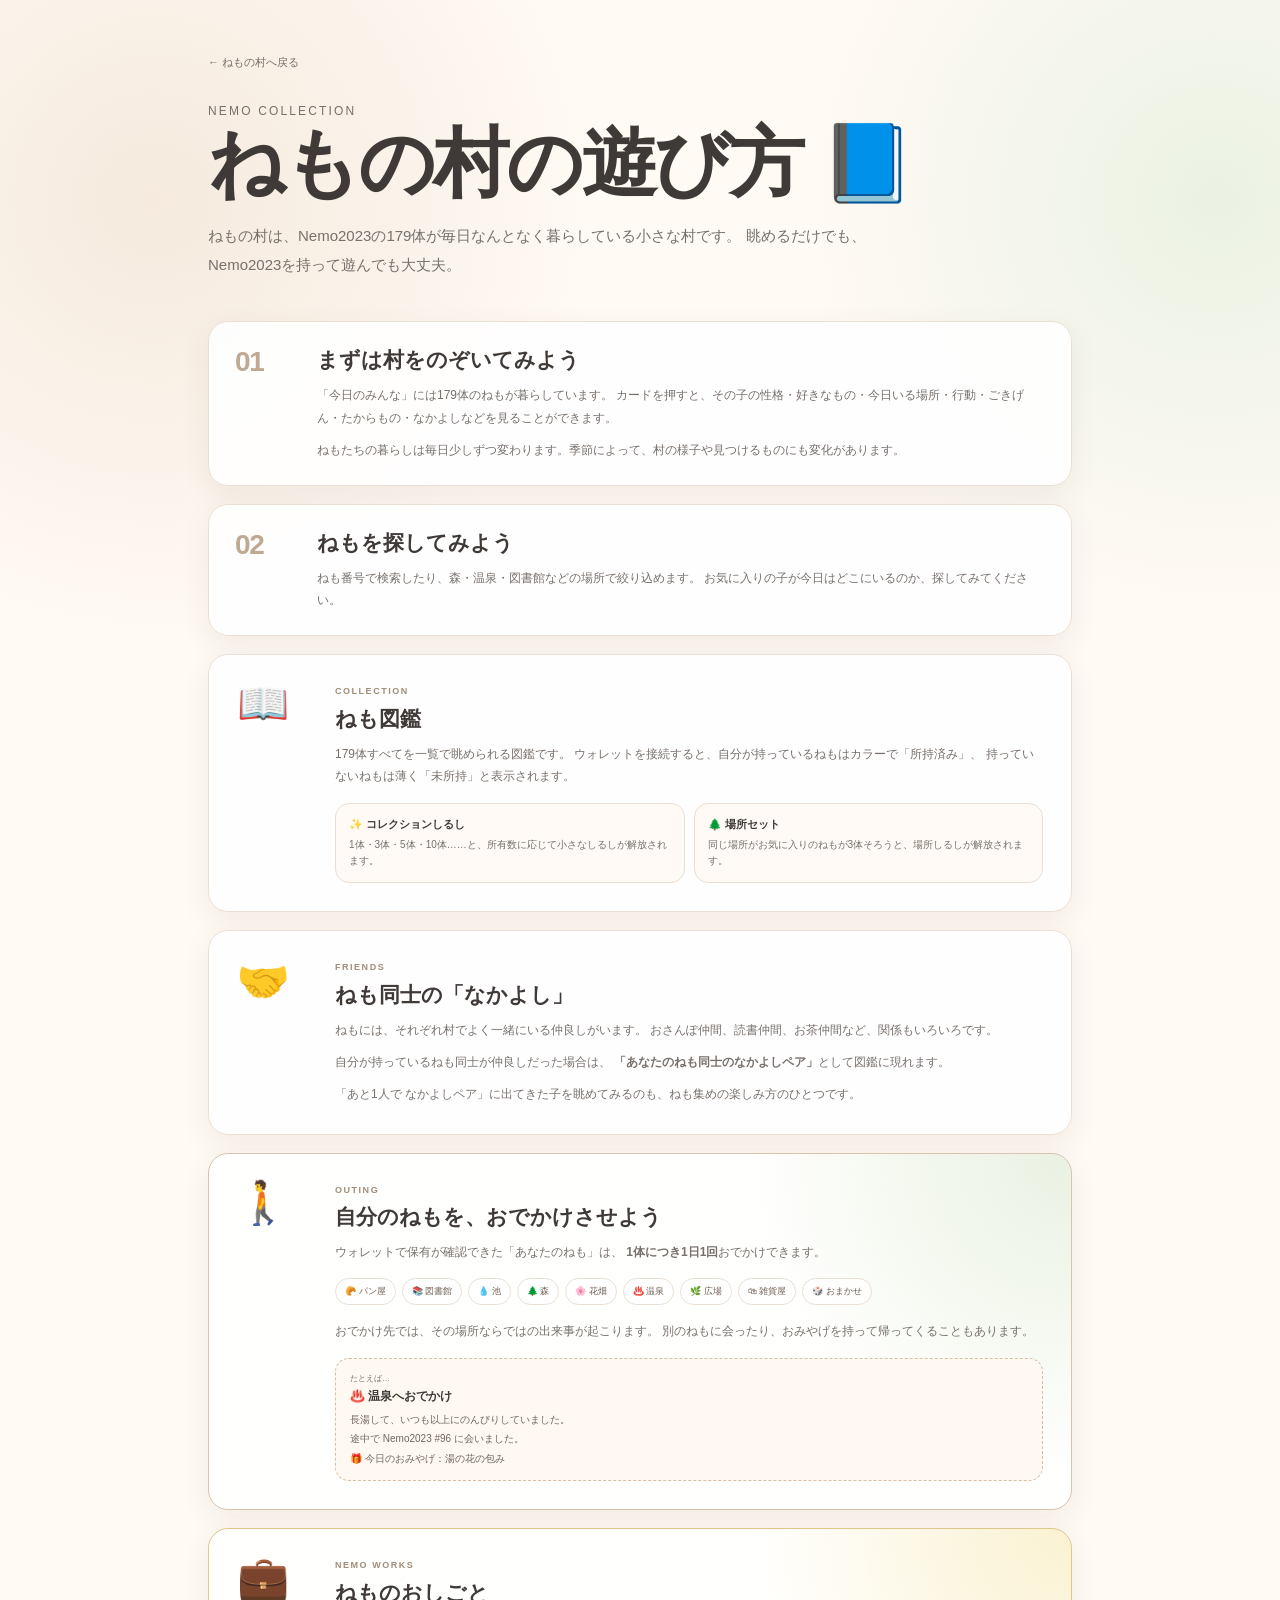
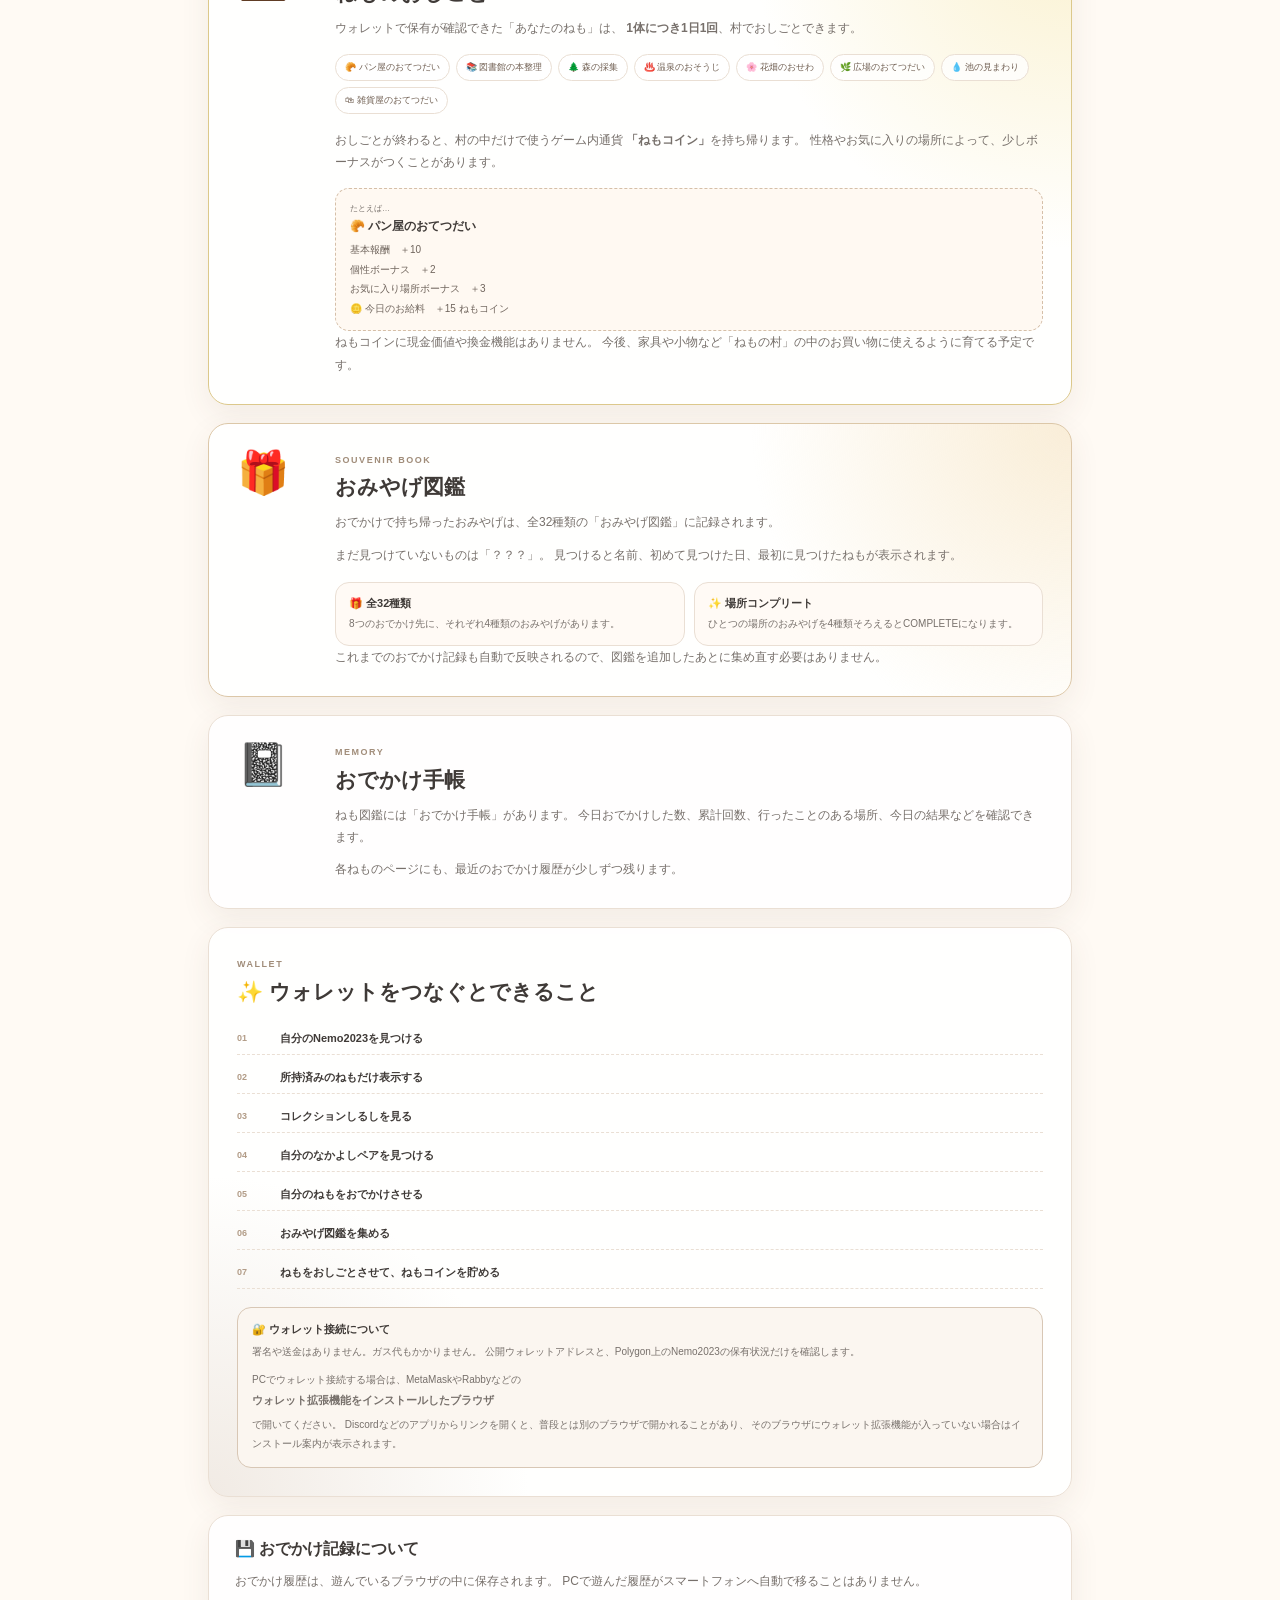
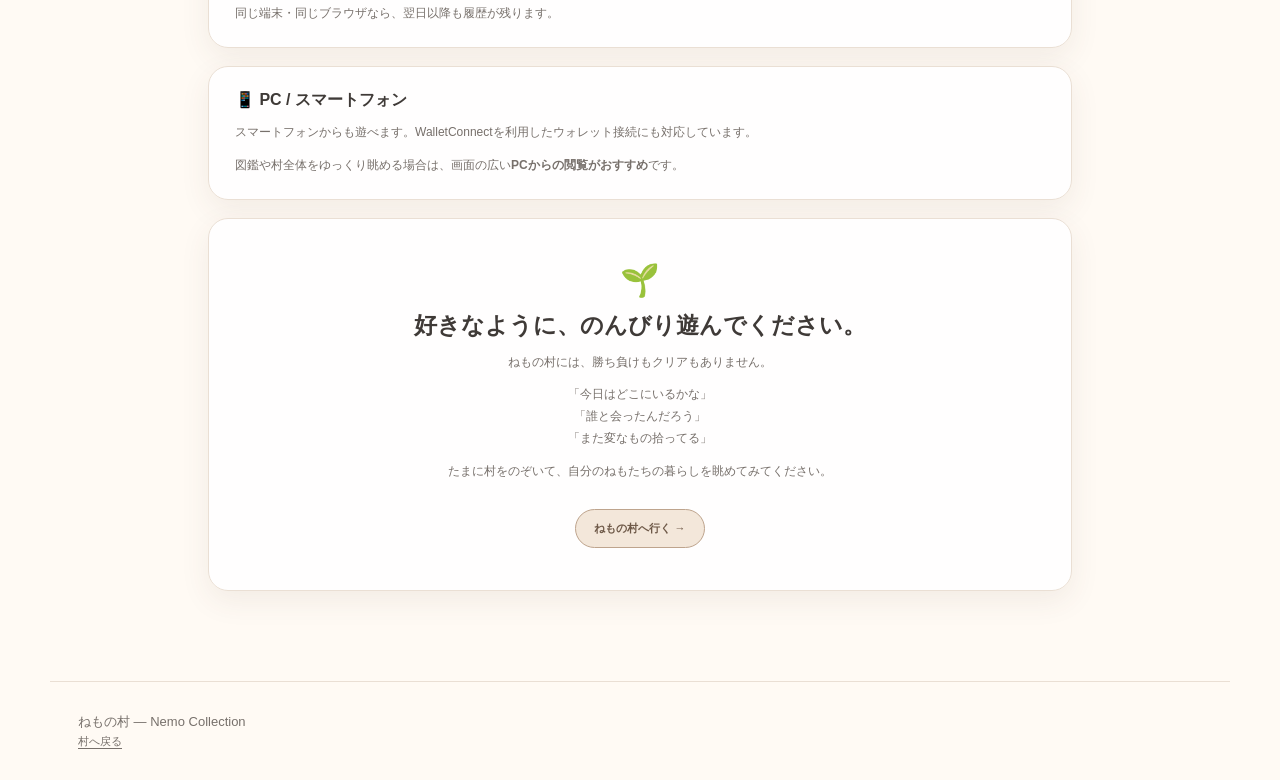
<file: play.html>
<!doctype html>
<html lang="ja">
<head>
  <meta charset="utf-8" />
  <meta name="viewport" content="width=device-width, initial-scale=1" />

  <title>ねもの村の遊び方｜Nemo Collection（ねもコレ）</title>
  <meta name="description" content="Nemo Collection（ねもコレ）のWebサイト「ねもの村」の遊び方。ねも図鑑、ウォレット接続、なかよし、おでかけ、おみやげ図鑑、ねものおしごとなどの楽しみ方を紹介します。">
  <meta name="robots" content="index, follow">
  <link rel="canonical" href="https://haine-cpu7.github.io/nemo-village/play.html">
  <link rel="stylesheet" href="style.css" />
</head>
<body class="guide-page">

  <header class="guide-hero">
    <a class="guide-back" href="./">← ねもの村へ戻る</a>
    <p class="eyebrow">Nemo Collection</p>
    <h1>ねもの村の<br class="mobile-break">遊び方 📘</h1>
    <p class="guide-lead">
      ねもの村は、Nemo2023の179体が毎日なんとなく暮らしている小さな村です。
      眺めるだけでも、Nemo2023を持って遊んでも大丈夫。
    </p>
  </header>

  <main class="guide-main">

    <section class="guide-start">
      <span class="guide-number">01</span>
      <div>
        <h2>まずは村をのぞいてみよう</h2>
        <p>
          「今日のみんな」には179体のねもが暮らしています。
          カードを押すと、その子の性格・好きなもの・今日いる場所・行動・ごきげん・たからもの・なかよしなどを見ることができます。
        </p>
        <p>
          ねもたちの暮らしは毎日少しずつ変わります。季節によって、村の様子や見つけるものにも変化があります。
        </p>
      </div>
    </section>

    <section class="guide-start">
      <span class="guide-number">02</span>
      <div>
        <h2>ねもを探してみよう</h2>
        <p>
          ねも番号で検索したり、森・温泉・図書館などの場所で絞り込めます。
          お気に入りの子が今日はどこにいるのか、探してみてください。
        </p>
      </div>
    </section>

    <section class="guide-feature">
      <div class="guide-icon">📖</div>
      <div>
        <p class="guide-kicker">COLLECTION</p>
        <h2>ねも図鑑</h2>
        <p>
          179体すべてを一覧で眺められる図鑑です。
          ウォレットを接続すると、自分が持っているねもはカラーで「所持済み」、
          持っていないねもは薄く「未所持」と表示されます。
        </p>

        <div class="guide-mini-grid">
          <div class="guide-mini-card">
            <strong>✨ コレクションしるし</strong>
            <span>1体・3体・5体・10体……と、所有数に応じて小さなしるしが解放されます。</span>
          </div>
          <div class="guide-mini-card">
            <strong>🌲 場所セット</strong>
            <span>同じ場所がお気に入りのねもが3体そろうと、場所しるしが解放されます。</span>
          </div>
        </div>
      </div>
    </section>

    <section class="guide-feature">
      <div class="guide-icon">🤝</div>
      <div>
        <p class="guide-kicker">FRIENDS</p>
        <h2>ねも同士の「なかよし」</h2>
        <p>
          ねもには、それぞれ村でよく一緒にいる仲良しがいます。
          おさんぽ仲間、読書仲間、お茶仲間など、関係もいろいろです。
        </p>
        <p>
          自分が持っているねも同士が仲良しだった場合は、
          <strong>「あなたのねも同士のなかよしペア」</strong>として図鑑に現れます。
        </p>
        <p>
          「あと1人で なかよしペア」に出てきた子を眺めてみるのも、ねも集めの楽しみ方のひとつです。
        </p>
      </div>
    </section>

    <section class="guide-feature guide-outing-feature">
      <div class="guide-icon">🚶</div>
      <div>
        <p class="guide-kicker">OUTING</p>
        <h2>自分のねもを、おでかけさせよう</h2>
        <p>
          ウォレットで保有が確認できた「あなたのねも」は、
          <strong>1体につき1日1回</strong>おでかけできます。
        </p>

        <div class="guide-places">
          <span>🥐 パン屋</span>
          <span>📚 図書館</span>
          <span>💧 池</span>
          <span>🌲 森</span>
          <span>🌸 花畑</span>
          <span>♨️ 温泉</span>
          <span>🌿 広場</span>
          <span>🛍 雑貨屋</span>
          <span>🎲 おまかせ</span>
        </div>

        <p>
          おでかけ先では、その場所ならではの出来事が起こります。
          別のねもに会ったり、おみやげを持って帰ってくることもあります。
        </p>

        <div class="guide-example">
          <small>たとえば…</small>
          <strong>♨️ 温泉へおでかけ</strong>
          <span>長湯して、いつも以上にのんびりしていました。</span>
          <span>途中で Nemo2023 #96 に会いました。</span>
          <span>🎁 今日のおみやげ：湯の花の包み</span>
        </div>
      </div>
    </section>

    <section class="guide-feature guide-job-feature">
      <div class="guide-icon">💼</div>
      <div>
        <p class="guide-kicker">NEMO WORKS</p>
        <h2>ねものおしごと</h2>
        <p>
          ウォレットで保有が確認できた「あなたのねも」は、
          <strong>1体につき1日1回</strong>、村でおしごとできます。
        </p>

        <div class="guide-places">
          <span>🥐 パン屋のおてつだい</span>
          <span>📚 図書館の本整理</span>
          <span>🌲 森の採集</span>
          <span>♨️ 温泉のおそうじ</span>
          <span>🌸 花畑のおせわ</span>
          <span>🌿 広場のおてつだい</span>
          <span>💧 池の見まわり</span>
          <span>🛍 雑貨屋のおてつだい</span>
        </div>

        <p>
          おしごとが終わると、村の中だけで使うゲーム内通貨
          <strong>「ねもコイン」</strong>を持ち帰ります。
          性格やお気に入りの場所によって、少しボーナスがつくことがあります。
        </p>

        <div class="guide-example">
          <small>たとえば…</small>
          <strong>🥐 パン屋のおてつだい</strong>
          <span>基本報酬　＋10</span>
          <span>個性ボーナス　＋2</span>
          <span>お気に入り場所ボーナス　＋3</span>
          <span>🪙 今日のお給料　＋15 ねもコイン</span>
        </div>

        <p>
          ねもコインに現金価値や換金機能はありません。
          今後、家具や小物など「ねもの村」の中のお買い物に使えるように育てる予定です。
        </p>
      </div>
    </section>

    <section class="guide-feature guide-souvenir-feature">
      <div class="guide-icon">🎁</div>
      <div>
        <p class="guide-kicker">SOUVENIR BOOK</p>
        <h2>おみやげ図鑑</h2>
        <p>
          おでかけで持ち帰ったおみやげは、全32種類の「おみやげ図鑑」に記録されます。
        </p>
        <p>
          まだ見つけていないものは「？？？」。
          見つけると名前、初めて見つけた日、最初に見つけたねもが表示されます。
        </p>
        <div class="guide-mini-grid">
          <div class="guide-mini-card">
            <strong>🎁 全32種類</strong>
            <span>8つのおでかけ先に、それぞれ4種類のおみやげがあります。</span>
          </div>
          <div class="guide-mini-card">
            <strong>✨ 場所コンプリート</strong>
            <span>ひとつの場所のおみやげを4種類そろえるとCOMPLETEになります。</span>
          </div>
        </div>
        <p>
          これまでのおでかけ記録も自動で反映されるので、図鑑を追加したあとに集め直す必要はありません。
        </p>
      </div>
    </section>

    <section class="guide-feature">
      <div class="guide-icon">📓</div>
      <div>
        <p class="guide-kicker">MEMORY</p>
        <h2>おでかけ手帳</h2>
        <p>
          ねも図鑑には「おでかけ手帳」があります。
          今日おでかけした数、累計回数、行ったことのある場所、今日の結果などを確認できます。
        </p>
        <p>
          各ねものページにも、最近のおでかけ履歴が少しずつ残ります。
        </p>
      </div>
    </section>

    <section class="guide-wallet">
      <div>
        <p class="guide-kicker">WALLET</p>
        <h2>✨ ウォレットをつなぐとできること</h2>
      </div>

      <div class="guide-wallet-list">
        <div><span>01</span><strong>自分のNemo2023を見つける</strong></div>
        <div><span>02</span><strong>所持済みのねもだけ表示する</strong></div>
        <div><span>03</span><strong>コレクションしるしを見る</strong></div>
        <div><span>04</span><strong>自分のなかよしペアを見つける</strong></div>
        <div><span>05</span><strong>自分のねもをおでかけさせる</strong></div>
        <div><span>06</span><strong>おみやげ図鑑を集める</strong></div>
        <div><span>07</span><strong>ねもをおしごとさせて、ねもコインを貯める</strong></div>
      </div>

      <div class="guide-safe">
        <strong>🔐 ウォレット接続について</strong>
        <p>
          署名や送金はありません。ガス代もかかりません。
          公開ウォレットアドレスと、Polygon上のNemo2023の保有状況だけを確認します。
        </p>
        <p>
          PCでウォレット接続する場合は、MetaMaskやRabbyなどの
          <strong>ウォレット拡張機能をインストールしたブラウザ</strong>で開いてください。
          Discordなどのアプリからリンクを開くと、普段とは別のブラウザで開かれることがあり、
          そのブラウザにウォレット拡張機能が入っていない場合はインストール案内が表示されます。
        </p>
      </div>
    </section>

    <section class="guide-note">
      <h2>💾 おでかけ記録について</h2>
      <p>
        おでかけ履歴は、遊んでいるブラウザの中に保存されます。
        PCで遊んだ履歴がスマートフォンへ自動で移ることはありません。
      </p>
      <p>
        同じ端末・同じブラウザなら、翌日以降も履歴が残ります。
      </p>
    </section>

    <section class="guide-note">
      <h2>📱 PC / スマートフォン</h2>
      <p>
        スマートフォンからも遊べます。WalletConnectを利用したウォレット接続にも対応しています。
      </p>
      <p>
        図鑑や村全体をゆっくり眺める場合は、画面の広い<strong>PCからの閲覧がおすすめ</strong>です。
      </p>
    </section>

    <section class="guide-ending">
      <span>🌱</span>
      <h2>好きなように、のんびり遊んでください。</h2>
      <p>
        ねもの村には、勝ち負けもクリアもありません。
      </p>
      <p>
        「今日はどこにいるかな」<br>
        「誰と会ったんだろう」<br>
        「また変なもの拾ってる」
      </p>
      <p>
        たまに村をのぞいて、自分のねもたちの暮らしを眺めてみてください。
      </p>

      <a class="guide-enter" href="./">ねもの村へ行く →</a>
    </section>

  </main>

  <footer>
    <p>ねもの村 — Nemo Collection</p>
    <p class="small"><a class="footer-guide-link" href="./">村へ戻る</a></p>
  </footer>

</body>
</html>
</file>
<file: style.css>
* { box-sizing: border-box; }

:root {
  --bg: #fffaf4;
  --paper: #ffffff;
  --ink: #3f3a37;
  --sub: #77706b;
  --line: #eadfd4;
  --soft: #f6eee6;
  --shadow: 0 10px 30px rgba(88, 70, 55, 0.08);
}

html { scroll-behavior: smooth; }

body {
  margin: 0;
  font-family: -apple-system, BlinkMacSystemFont, "Hiragino Sans", "Yu Gothic UI",
               "Yu Gothic", "Meiryo", sans-serif;
  color: var(--ink);
  background:
    radial-gradient(circle at 15% 10%, rgba(240,225,209,.55), transparent 24rem),
    radial-gradient(circle at 90% 0%, rgba(225,238,219,.52), transparent 22rem),
    var(--bg);
  min-height: 100vh;
}

.hero {
  max-width: 1180px;
  margin: 0 auto;
  padding: 64px 28px 28px;
  display: flex;
  justify-content: space-between;
  align-items: flex-end;
  gap: 32px;
}

.eyebrow {
  margin: 0 0 8px;
  font-size: 12px;
  letter-spacing: .18em;
  text-transform: uppercase;
  color: var(--sub);
}

h1 {
  margin: 0;
  font-size: clamp(38px, 7vw, 72px);
  letter-spacing: -.04em;
  font-weight: 800;
}

.lead {
  margin: 14px 0 0;
  color: var(--sub);
  font-size: 15px;
}

.today-card {
  min-width: 180px;
  border: 1px solid var(--line);
  background: rgba(255,255,255,.72);
  backdrop-filter: blur(8px);
  border-radius: 18px;
  padding: 14px 16px;
  box-shadow: var(--shadow);
  font-size: 14px;
  line-height: 1.7;
}

main {
  max-width: 1180px;
  margin: 0 auto;
  padding: 20px 28px 72px;
}

.notice {
  display: flex;
  gap: 16px;
  align-items: center;
  background: #fff;
  border: 1px solid var(--line);
  border-radius: 18px;
  padding: 16px 18px;
  margin-bottom: 34px;
  box-shadow: var(--shadow);
  font-size: 14px;
}

.notice strong { white-space: nowrap; }
.notice span { color: var(--sub); }

.wallet-panel {
  display: grid;
  grid-template-columns: minmax(0, 1fr) auto;
  gap: 14px 22px;
  align-items: center;
  background: rgba(255,255,255,.92);
  border: 1px solid var(--line);
  border-radius: 18px;
  padding: 18px;
  margin-bottom: 34px;
  box-shadow: var(--shadow);
}

.wallet-copy {
  display: flex;
  flex-direction: column;
  gap: 4px;
}

.wallet-copy strong {
  font-size: 14px;
}

.wallet-copy span {
  color: var(--sub);
  font-size: 13px;
  line-height: 1.55;
}

.wallet-copy small {
  color: #958a81;
  font-size: 11px;
}

.wallet-actions {
  display: flex;
  align-items: center;
  gap: 8px;
  flex-wrap: wrap;
  justify-content: flex-end;
}

.wallet-button,
.wallet-link-button {
  font: inherit;
  cursor: pointer;
}

.wallet-button {
  border: 1px solid #d6c4b3;
  background: #fff;
  color: var(--ink);
  border-radius: 999px;
  padding: 9px 14px;
  font-size: 12px;
  box-shadow: 0 4px 14px rgba(88,70,55,.06);
}

.wallet-button:hover {
  border-color: #bda48d;
}

.wallet-button:disabled {
  opacity: .5;
  cursor: wait;
}

.wallet-button.secondary {
  background: #f8f0e8;
}

.wallet-button.secondary.active {
  background: #ede0d3;
  border-color: #baa088;
}

.wallet-link-button {
  border: 0;
  background: transparent;
  color: var(--sub);
  padding: 8px 4px;
  font-size: 11px;
  text-decoration: underline;
  text-underline-offset: 3px;
}

.wallet-status {
  grid-column: 1 / -1;
  padding-top: 10px;
  border-top: 1px dashed var(--line);
  color: var(--sub);
  font-size: 12px;
}

.section-head {
  display: flex;
  justify-content: space-between;
  align-items: flex-end;
  gap: 20px;
  margin-bottom: 12px;
}

h2 {
  margin: 0 0 4px;
  font-size: 24px;
}

.section-head p {
  margin: 0;
  color: var(--sub);
  font-size: 13px;
}

.controls {
  display: flex;
  gap: 8px;
  flex-wrap: wrap;
}

.controls input,
.controls select {
  border: 1px solid var(--line);
  border-radius: 12px;
  background: #fff;
  padding: 10px 12px;
  color: var(--ink);
  outline: none;
  min-height: 42px;
}

.sync-status {
  color: var(--sub);
  font-size: 12px;
  margin: 0 0 16px;
  min-height: 18px;
}

.sync-status.ready { color: #60755c; }
.sync-status.fallback { color: #8b7766; }

.resident-grid {
  display: grid;
  grid-template-columns: repeat(4, minmax(0, 1fr));
  gap: 14px;
}

.resident {
  appearance: none;
  text-align: left;
  border: 1px solid var(--line);
  background: rgba(255,255,255,.92);
  border-radius: 18px;
  padding: 16px;
  min-height: 210px;
  box-shadow: var(--shadow);
  cursor: pointer;
  color: inherit;
  transition: transform .14s ease, box-shadow .14s ease, border-color .14s ease;
}

.resident:hover {
  transform: translateY(-2px);
  box-shadow: 0 14px 34px rgba(88,70,55,.12);
  border-color: #dac8b7;
}

.owned-resident {
  position: relative;
  border-color: #c7a987;
  box-shadow:
    0 10px 30px rgba(88,70,55,.08),
    0 0 0 2px rgba(202,171,137,.15);
}

.owned-resident::after {
  content: "✦";
  position: absolute;
  right: 13px;
  top: 11px;
  color: #ba956c;
  font-size: 15px;
}

.resident-top {
  display: flex;
  align-items: center;
  gap: 12px;
  margin-bottom: 14px;
}

.avatar {
  width: 68px;
  height: 68px;
  flex: 0 0 68px;
  display: grid;
  place-items: center;
  overflow: hidden;
  border-radius: 18px;
  background: var(--soft);
  font-size: 29px;
}

.avatar img {
  width: 100%;
  height: 100%;
  display: block;
  object-fit: cover;
}

.number {
  font-weight: 750;
  font-size: 16px;
}

.owner-badge {
  display: inline-flex;
  margin-top: 5px;
  border-radius: 999px;
  padding: 3px 7px;
  background: #f4e9dc;
  color: #7b6048;
  font-size: 10px;
  font-weight: 700;
  white-space: nowrap;
}

.owner-badge-large {
  margin-right: 6px;
  margin-bottom: 4px;
}

.place {
  color: var(--sub);
  font-size: 12px;
  margin-top: 3px;
}

.action {
  margin: 0;
  font-size: 14px;
  line-height: 1.65;
}

.traits {
  display: flex;
  flex-wrap: wrap;
  gap: 6px;
  margin-top: 14px;
}

.tag,
.season-chip {
  display: inline-flex;
  align-items: center;
  min-height: 24px;
  border-radius: 999px;
  padding: 4px 8px;
  font-size: 11px;
}

.tag {
  background: var(--soft);
  color: #665d56;
}

.season-chip {
  background: #f3eee8;
  color: #6f6257;
  white-space: nowrap;
}

footer {
  border-top: 1px solid var(--line);
  max-width: 1180px;
  margin: 0 auto;
  padding: 28px;
  color: var(--sub);
  font-size: 13px;
}

footer p { margin: 3px 0; }
.small { font-size: 11px; }

dialog {
  width: min(620px, calc(100vw - 28px));
  max-height: calc(100dvh - 24px);
  border: 1px solid var(--line);
  border-radius: 24px;
  padding: 0;
  color: var(--ink);
  box-shadow: 0 30px 90px rgba(50,40,32,.22);
  overflow-y: auto;
  overflow-x: hidden;
  overscroll-behavior: contain;
}

dialog::backdrop {
  background: rgba(61,51,44,.28);
  backdrop-filter: blur(3px);
}

.close-button {
  position: absolute;
  right: 14px;
  top: 12px;
  z-index: 2;
  border: 0;
  background: rgba(255,255,255,.88);
  width: 36px;
  height: 36px;
  border-radius: 999px;
  font-size: 24px;
  cursor: pointer;
  color: var(--ink);
}

.detail-hero {
  background: var(--soft);
  padding: 34px 28px 24px;
}

.detail-title {
  display: flex;
  align-items: center;
  gap: 16px;
}

.detail-title .avatar {
  width: 96px;
  height: 96px;
  flex-basis: 96px;
  background: rgba(255,255,255,.75);
  font-size: 38px;
  border-radius: 22px;
}

.detail-title h3 {
  margin: 0;
  font-size: 28px;
}

.detail-title p {
  margin: 4px 0 0;
  color: var(--sub);
  font-size: 13px;
}

.detail-title .season-chip {
  margin-top: 8px;
}

.detail-body {
  padding: 24px 28px 32px;
}

.detail-section {
  margin-bottom: 24px;
}

.detail-section:last-child {
  margin-bottom: 0;
}

.detail-section h4 {
  margin: 0 0 10px;
  font-size: 14px;
}

.holder-panel {
  border: 1px solid #dbc4aa;
  border-radius: 16px;
  padding: 16px;
  background:
    radial-gradient(circle at 100% 0%, rgba(236,216,193,.5), transparent 14rem),
    #fffbf7;
}

.holder-panel h4 {
  color: #765b43;
  font-size: 15px;
}

.holder-message {
  margin: 8px 0 14px;
  line-height: 1.7;
}

.holder-sign {
  display: flex;
  flex-direction: column;
  gap: 5px;
  padding: 11px 12px;
  border-radius: 12px;
  background: rgba(244,233,220,.72);
}

.holder-sign span {
  color: var(--sub);
  font-size: 10px;
}

.holder-sign strong {
  font-size: 13px;
}

.holder-note {
  margin: 9px 0 0;
  color: var(--sub);
  font-size: 10px;
}

.diary {
  padding: 12px 0;
  border-bottom: 1px dashed var(--line);
  font-size: 14px;
  line-height: 1.65;
}

.diary:last-child {
  border-bottom: 0;
}

.diary-date {
  color: var(--sub);
  font-size: 11px;
  margin-bottom: 3px;
}

.treasure-list {
  display: flex;
  gap: 7px;
  flex-wrap: wrap;
}

.treasure-history {
  border-top: 1px dashed var(--line);
}

.treasure-history-row {
  display: grid;
  grid-template-columns: 74px 1fr;
  gap: 12px;
  padding: 12px 0;
  border-bottom: 1px dashed var(--line);
}

.treasure-history-date {
  color: var(--sub);
  font-size: 11px;
  padding-top: 2px;
}

.treasure-history-main {
  display: flex;
  flex-direction: column;
  gap: 3px;
  font-size: 13px;
  line-height: 1.55;
}

.treasure-history-main span {
  color: var(--sub);
  font-size: 12px;
}

.meter-row {
  display: grid;
  grid-template-columns: 78px 1fr 36px;
  gap: 10px;
  align-items: center;
  margin: 8px 0;
  font-size: 12px;
}

.meter {
  height: 8px;
  border-radius: 999px;
  overflow: hidden;
  background: #efe6dd;
}

.meter span {
  display: block;
  height: 100%;
  background: #bba58f;
  border-radius: inherit;
}

.opensea-link {
  display: block;
  width: fit-content;
  margin-top: 10px;
  color: #665d56;
  font-size: 12px;
  text-underline-offset: 3px;
}

.muted {
  color: var(--sub);
  font-size: 13px;
}

.empty {
  grid-column: 1 / -1;
  text-align: center;
  padding: 50px 20px;
  color: var(--sub);
  border: 1px dashed var(--line);
  border-radius: 18px;
}

@media (max-width: 920px) {
  .resident-grid {
    grid-template-columns: repeat(3, minmax(0,1fr));
  }
}

@media (max-width: 700px) {
  .hero {
    padding-top: 38px;
    display: block;
  }

  .today-card {
    margin-top: 22px;
    width: fit-content;
  }

  .wallet-panel {
    grid-template-columns: 1fr;
  }

  .wallet-actions {
    justify-content: flex-start;
  }

  .wallet-status {
    grid-column: 1;
  }

  .section-head {
    align-items: stretch;
    flex-direction: column;
  }

  .controls {
    display: grid;
    grid-template-columns: 1fr 1fr;
  }

  .resident-grid {
    grid-template-columns: repeat(2, minmax(0,1fr));
  }

  dialog {
    width: calc(100vw - 20px);
    max-height: calc(100dvh - 20px);
    border-radius: 20px;
  }

  .detail-hero {
    padding: 28px 20px 20px;
  }

  .detail-body {
    padding: 20px 20px 28px;
  }

  .detail-title .avatar {
    width: 78px;
    height: 78px;
    flex-basis: 78px;
  }

  .detail-title h3 {
    font-size: 23px;
  }
}

@media (max-width: 460px) {
  .hero,
  main {
    padding-left: 18px;
    padding-right: 18px;
  }

  .resident-grid {
    grid-template-columns: 1fr;
  }

  .controls {
    grid-template-columns: 1fr;
  }

  .notice {
    align-items: flex-start;
    flex-direction: column;
    gap: 5px;
  }

  .avatar {
    width: 76px;
    height: 76px;
    flex-basis: 76px;
  }

  .treasure-history-row {
    grid-template-columns: 62px 1fr;
    gap: 8px;
  }
}


/* === v0.6 friend relationships === */
.friend-intro {
  margin: -2px 0 12px;
  color: var(--sub);
  font-size: 12px;
}

.friend-list {
  display: grid;
  gap: 9px;
}

.friend-card {
  appearance: none;
  width: 100%;
  display: grid;
  grid-template-columns: 54px 1fr;
  gap: 12px;
  align-items: center;
  border: 1px solid var(--line);
  background: #fffdfa;
  border-radius: 14px;
  padding: 10px;
  color: inherit;
  text-align: left;
  cursor: pointer;
  transition: transform .12s ease, border-color .12s ease, box-shadow .12s ease;
}

.friend-card:hover {
  transform: translateY(-1px);
  border-color: #d9c4b0;
  box-shadow: 0 6px 18px rgba(88,70,55,.07);
}

.friend-avatar.avatar {
  width: 54px;
  height: 54px;
  flex-basis: 54px;
  border-radius: 13px;
}

.friend-copy {
  min-width: 0;
  display: flex;
  flex-direction: column;
  gap: 2px;
}

.friend-copy strong {
  font-size: 13px;
}

.friend-copy small {
  color: #8a7461;
  font-size: 10px;
}

.friend-copy > span {
  color: var(--sub);
  font-size: 11px;
  line-height: 1.45;
}

.friend-today {
  margin-top: 12px;
  border-radius: 12px;
  padding: 10px 12px;
  background: #f7f0e9;
  color: #6e5d50;
  font-size: 11px;
  line-height: 1.55;
}

@media (max-width: 460px) {
  .friend-card {
    grid-template-columns: 48px 1fr;
    gap: 10px;
  }

  .friend-avatar.avatar {
    width: 48px;
    height: 48px;
    flex-basis: 48px;
  }
}


/* === v0.7 Nemo collection book === */

.collection-panel {
  display: grid;
  grid-template-columns: minmax(0, 1fr) auto;
  gap: 16px 24px;
  align-items: center;
  margin: -14px 0 38px;
  padding: 19px;
  border: 1px solid #ddcfbf;
  border-radius: 18px;
  background:
    radial-gradient(circle at 100% 0%, rgba(230,219,205,.52), transparent 20rem),
    rgba(255,255,255,.9);
  box-shadow: var(--shadow);
}

.collection-copy {
  display: flex;
  flex-direction: column;
  gap: 4px;
}

.collection-kicker {
  color: #9a8775;
  font-size: 9px;
  letter-spacing: .16em;
  font-weight: 700;
}

.collection-copy strong {
  font-size: 15px;
}

.collection-copy > span:not(.collection-kicker) {
  color: var(--sub);
  font-size: 12px;
  line-height: 1.6;
}

.collection-copy small {
  color: #8e8074;
  font-size: 11px;
  line-height: 1.5;
}

.collection-actions {
  display: flex;
  align-items: center;
  gap: 12px;
}

.collection-count {
  min-width: 78px;
  text-align: right;
  color: #765f4d;
  font-size: 13px;
  font-weight: 750;
}

.collection-button {
  border: 1px solid #cdb49c;
  border-radius: 999px;
  padding: 10px 16px;
  background: #fffaf5;
  color: var(--ink);
  font: inherit;
  font-size: 12px;
  cursor: pointer;
  box-shadow: 0 5px 16px rgba(88,70,55,.07);
}

.collection-button:hover {
  border-color: #b7987b;
}

.collection-button:disabled {
  opacity: .45;
  cursor: wait;
}

.collection-dialog {
  width: min(880px, calc(100vw - 28px));
}

.collection-hero {
  padding: 34px 30px 26px;
  background:
    radial-gradient(circle at 90% 0%, rgba(226,237,217,.62), transparent 20rem),
    var(--soft);
}

.collection-hero h3 {
  margin: 5px 0 6px;
  font-size: 30px;
}

.collection-hero p:not(.collection-kicker) {
  margin: 0;
  color: var(--sub);
  font-size: 13px;
}

.collection-total {
  display: inline-flex;
  align-items: baseline;
  gap: 9px;
  margin-top: 16px;
  padding: 8px 12px;
  border: 1px solid rgba(189,166,143,.55);
  border-radius: 13px;
  background: rgba(255,255,255,.7);
}

.collection-total strong {
  font-size: 20px;
}

.collection-total span {
  color: var(--sub);
  font-size: 10px;
}

.collection-body {
  padding: 26px 30px 36px;
}

.collection-section {
  margin-bottom: 30px;
}

.collection-section:last-child {
  margin-bottom: 0;
}

.collection-section h4 {
  margin: 0 0 5px;
  font-size: 15px;
}

.collection-section > p,
.collection-grid-head p {
  margin: 0 0 13px;
  color: var(--sub);
  font-size: 11px;
  line-height: 1.55;
}

.milestone-grid {
  display: grid;
  grid-template-columns: repeat(4, minmax(0, 1fr));
  gap: 8px;
}

.milestone {
  min-height: 76px;
  display: grid;
  grid-template-columns: 30px 1fr;
  gap: 8px;
  align-items: center;
  padding: 10px;
  border: 1px solid var(--line);
  border-radius: 13px;
  background: #fffdfa;
  position: relative;
}

.milestone.unlocked {
  border-color: #ceb495;
  background: #fff9f1;
}

.milestone.locked {
  opacity: .58;
}

.milestone-icon {
  font-size: 22px;
}

.milestone div {
  min-width: 0;
  display: flex;
  flex-direction: column;
  gap: 2px;
}

.milestone strong {
  font-size: 11px;
  line-height: 1.35;
}

.milestone small {
  color: var(--sub);
  font-size: 9px;
}

.milestone-state {
  grid-column: 1 / -1;
  color: #8a7059;
  font-size: 9px;
}

.place-set-grid {
  display: grid;
  grid-template-columns: repeat(2, minmax(0, 1fr));
  gap: 9px;
}

.place-set {
  padding: 11px 12px;
  border: 1px solid var(--line);
  border-radius: 13px;
  background: #fff;
}

.place-set.unlocked {
  border-color: #cdb394;
  background: #fffaf3;
}

.place-set-title {
  display: flex;
  justify-content: space-between;
  gap: 10px;
  font-size: 11px;
}

.place-set-title strong {
  color: #78624f;
}

.place-set-bar {
  height: 6px;
  margin: 8px 0 6px;
  overflow: hidden;
  border-radius: 999px;
  background: #eee5dc;
}

.place-set-bar span {
  display: block;
  height: 100%;
  border-radius: inherit;
  background: #b9a089;
}

.place-set small {
  color: var(--sub);
  font-size: 9px;
}

.pair-grid,
.near-pairs {
  display: grid;
  grid-template-columns: repeat(2, minmax(0,1fr));
  gap: 8px;
}

.pair-card,
.near-pair-card {
  appearance: none;
  width: 100%;
  border: 1px solid var(--line);
  border-radius: 14px;
  background: #fffdfa;
  color: inherit;
  font: inherit;
  cursor: pointer;
  text-align: left;
}

.pair-card {
  display: flex;
  align-items: center;
  gap: 10px;
  padding: 9px;
}

.pair-avatars {
  display: flex;
}

.pair-avatar.avatar {
  width: 43px;
  height: 43px;
  flex-basis: 43px;
  border-radius: 50%;
  border: 2px solid #fff;
}

.pair-avatar + .pair-avatar {
  margin-left: -12px;
}

.pair-card > span:last-child {
  display: flex;
  min-width: 0;
  flex-direction: column;
  gap: 3px;
}

.pair-card strong {
  font-size: 10px;
  line-height: 1.4;
}

.pair-card small {
  color: #8a7461;
  font-size: 9px;
}

.near-pair-card {
  display: grid;
  grid-template-columns: 102px 1fr;
  gap: 11px;
  align-items: center;
  padding: 10px;
}

.near-pair-images {
  display: flex;
  align-items: center;
  justify-content: center;
}

.near-avatar.avatar {
  width: 40px;
  height: 40px;
  flex-basis: 40px;
  border-radius: 12px;
}

.near-arrow {
  margin: 0 4px;
  color: #aa927e;
  font-size: 13px;
}

.muted-avatar {
  filter: grayscale(1);
  opacity: .48;
}

.near-pair-copy {
  min-width: 0;
  display: flex;
  flex-direction: column;
  gap: 2px;
}

.near-pair-copy strong {
  font-size: 10px;
}

.near-pair-copy small {
  color: #826d5b;
  font-size: 9px;
}

.near-pair-copy span {
  color: var(--sub);
  font-size: 9px;
  line-height: 1.45;
}

.collection-muted {
  padding: 16px;
  border: 1px dashed var(--line);
  border-radius: 13px;
  background: #fffdfa;
}

.collection-grid-head {
  display: flex;
  justify-content: space-between;
  align-items: flex-end;
  gap: 15px;
  margin-bottom: 10px;
}

.collection-filters {
  display: flex;
  gap: 5px;
  flex-wrap: wrap;
}

.collection-filters button {
  border: 1px solid var(--line);
  border-radius: 999px;
  padding: 6px 9px;
  background: #fff;
  color: var(--sub);
  font: inherit;
  font-size: 9px;
  cursor: pointer;
}

.collection-filters button.active {
  border-color: #bda48d;
  background: #f4e9dc;
  color: #765f4d;
}

.collection-grid {
  display: grid;
  grid-template-columns: repeat(5, minmax(0,1fr));
  gap: 8px;
}

.collection-card {
  appearance: none;
  min-width: 0;
  display: flex;
  flex-direction: column;
  gap: 7px;
  padding: 8px;
  border: 1px solid var(--line);
  border-radius: 13px;
  background: #fff;
  color: inherit;
  font: inherit;
  cursor: pointer;
  text-align: left;
}

.collection-card.is-owned {
  border-color: #c7a987;
  background: #fffaf2;
  box-shadow: inset 0 0 0 1px rgba(199,169,135,.16);
}

.collection-card.is-unowned .collection-thumb {
  filter: grayscale(.88);
  opacity: .48;
}

.collection-thumb.avatar {
  width: 100%;
  height: auto;
  aspect-ratio: 1 / 1;
  flex-basis: auto;
  border-radius: 10px;
}

.collection-card-copy {
  min-width: 0;
  display: flex;
  flex-direction: column;
  gap: 2px;
}

.collection-card-copy strong {
  overflow: hidden;
  font-size: 9px;
  text-overflow: ellipsis;
  white-space: nowrap;
}

.collection-card-copy small {
  color: var(--sub);
  font-size: 8px;
}

.collection-stamp {
  width: fit-content;
  margin-top: 2px;
  border-radius: 999px;
  padding: 2px 5px;
  background: #f0e8e0;
  color: #867464;
  font-size: 7px;
}

.is-owned .collection-stamp {
  background: #eadbc9;
  color: #73583f;
  font-weight: 700;
}

.collection-mini-status {
  display: inline-flex;
  margin: 7px 5px 3px 0;
  border-radius: 999px;
  padding: 3px 7px;
  background: #eeeae6;
  color: #887d75;
  font-size: 9px;
}

@media (max-width: 700px) {
  .collection-panel {
    grid-template-columns: 1fr;
    margin-top: -12px;
  }

  .collection-actions {
    justify-content: space-between;
  }

  .collection-count {
    text-align: left;
  }

  .collection-dialog {
    width: calc(100vw - 20px);
  }

  .collection-hero {
    padding: 28px 20px 22px;
  }

  .collection-body {
    padding: 20px 18px 30px;
  }

  .milestone-grid {
    grid-template-columns: repeat(2, minmax(0, 1fr));
  }

  .pair-grid,
  .near-pairs {
    grid-template-columns: 1fr;
  }

  .collection-grid {
    grid-template-columns: repeat(3, minmax(0,1fr));
  }

  .collection-grid-head {
    align-items: stretch;
    flex-direction: column;
  }
}

@media (max-width: 460px) {
  .place-set-grid {
    grid-template-columns: 1fr;
  }

  .collection-grid {
    grid-template-columns: repeat(2, minmax(0,1fr));
  }

  .near-pair-card {
    grid-template-columns: 92px 1fr;
  }
}


/* === v0.8 outing system === */

.outing-panel {
  border-color: #d7c3ae;
  background:
    radial-gradient(circle at 95% 0%, rgba(225,236,214,.65), transparent 17rem),
    #fffdf9;
}

.outing-heading {
  display: flex;
  align-items: flex-start;
  justify-content: space-between;
  gap: 14px;
  margin-bottom: 13px;
}

.outing-heading h4 {
  margin-bottom: 3px;
}

.outing-heading p {
  margin: 0;
  color: var(--sub);
  font-size: 11px;
}

.outing-available,
.outing-done {
  flex: 0 0 auto;
  border-radius: 999px;
  padding: 5px 9px;
  font-size: 9px;
  font-weight: 700;
}

.outing-available {
  background: #edf3e7;
  color: #647256;
}

.outing-done {
  background: #eee7df;
  color: #78695d;
}

.outing-controls {
  display: grid;
  grid-template-columns: minmax(0, 1fr) auto;
  gap: 10px;
  align-items: end;
}

.outing-controls label {
  display: flex;
  flex-direction: column;
  gap: 5px;
}

.outing-controls label > span {
  color: var(--sub);
  font-size: 9px;
}

#outingDestination {
  width: 100%;
  min-height: 42px;
  border: 1px solid var(--line);
  border-radius: 12px;
  padding: 0 11px;
  background: #fff;
  color: var(--ink);
  font: inherit;
  font-size: 11px;
}

#outingStartButton {
  min-height: 42px;
  border: 1px solid #bfa488;
  border-radius: 12px;
  padding: 0 16px;
  background: #f5eadc;
  color: #6f5744;
  font: inherit;
  font-size: 11px;
  font-weight: 700;
  cursor: pointer;
}

#outingStartButton:hover {
  background: #efe0cf;
}

#outingStartButton:disabled {
  opacity: .55;
  cursor: wait;
}

.outing-hint {
  margin: 11px 0 0;
  color: var(--sub);
  font-size: 10px;
  line-height: 1.55;
}

.outing-result {
  border: 1px solid #dfd0bf;
  border-radius: 15px;
  padding: 13px;
  background: rgba(255,255,255,.76);
}

.outing-result > p {
  font-size: 11px;
  line-height: 1.65;
}

.outing-place {
  display: grid;
  grid-template-columns: 30px 1fr auto;
  gap: 7px;
  align-items: center;
  margin-bottom: 9px;
}

.outing-place > span {
  font-size: 22px;
}

.outing-place strong {
  font-size: 14px;
}

.outing-place small {
  color: var(--sub);
  font-size: 9px;
}

.outing-encounter {
  display: flex;
  align-items: center;
  gap: 9px;
  margin: 10px 0;
  padding: 8px;
  border-radius: 12px;
  background: #f7f2eb;
}

.outing-mini-avatar.avatar {
  width: 42px;
  height: 42px;
  flex-basis: 42px;
  border-radius: 11px;
}

.outing-encounter > span:last-child {
  display: flex;
  flex-direction: column;
  gap: 2px;
}

.outing-encounter small {
  color: var(--sub);
  font-size: 8px;
}

.outing-encounter strong {
  font-size: 10px;
}

.outing-mood {
  color: #75675b;
}

.outing-souvenir {
  display: flex;
  flex-direction: column;
  gap: 3px;
  margin-top: 11px;
  padding: 10px 12px;
  border: 1px dashed #d2bda7;
  border-radius: 12px;
  background: #fff9f2;
}

.outing-souvenir span {
  color: var(--sub);
  font-size: 8px;
}

.outing-souvenir strong {
  font-size: 12px;
}

.outing-past {
  margin-top: 13px;
  border-top: 1px dashed var(--line);
  padding-top: 11px;
}

.outing-past-title {
  display: block;
  margin-bottom: 7px;
  font-size: 10px;
}

.outing-past-row {
  display: grid;
  grid-template-columns: 48px 1fr 1fr;
  gap: 7px;
  padding: 5px 0;
  color: var(--sub);
  font-size: 9px;
}

.outing-note {
  margin: 11px 0 0 !important;
  color: #97887c !important;
  font-size: 8px !important;
  line-height: 1.5 !important;
}

.outing-book-section {
  border: 1px solid #d9c6b1;
  border-radius: 16px;
  padding: 15px;
  background:
    radial-gradient(circle at 100% 0%, rgba(225,237,215,.6), transparent 17rem),
    #fffdfa;
}

.outing-book-head {
  display: flex;
  justify-content: space-between;
  align-items: flex-start;
  gap: 14px;
}

.outing-book-head h4 {
  margin-bottom: 4px;
}

.outing-book-head p {
  margin: 0;
  color: var(--sub);
  font-size: 10px;
  line-height: 1.5;
}

.outing-book-stats {
  display: flex;
  gap: 5px;
  flex-wrap: wrap;
  justify-content: flex-end;
}

.outing-book-stats span {
  display: flex;
  flex-direction: column;
  align-items: center;
  min-width: 48px;
  border: 1px solid #dfd2c5;
  border-radius: 10px;
  padding: 5px 7px;
  background: rgba(255,255,255,.78);
  color: var(--sub);
  font-size: 7px;
}

.outing-book-stats strong {
  color: #715d4b;
  font-size: 12px;
}

.outing-book-list {
  display: grid;
  grid-template-columns: repeat(2, minmax(0,1fr));
  gap: 7px;
  margin-top: 12px;
}

.outing-book-row {
  appearance: none;
  display: flex;
  align-items: center;
  gap: 9px;
  min-width: 0;
  border: 1px solid var(--line);
  border-radius: 12px;
  padding: 8px;
  background: #fff;
  color: inherit;
  font: inherit;
  text-align: left;
  cursor: pointer;
}

.outing-book-avatar.avatar {
  width: 40px;
  height: 40px;
  flex-basis: 40px;
  border-radius: 10px;
}

.outing-book-copy {
  min-width: 0;
  display: flex;
  flex-direction: column;
  gap: 2px;
}

.outing-book-copy strong {
  overflow: hidden;
  font-size: 9px;
  text-overflow: ellipsis;
  white-space: nowrap;
}

.outing-book-copy small {
  overflow: hidden;
  color: var(--sub);
  font-size: 8px;
  text-overflow: ellipsis;
  white-space: nowrap;
}

.outing-book-note {
  margin: 11px 0 0 !important;
  color: #96877b !important;
  font-size: 8px !important;
}

@media (max-width: 700px) {
  .outing-book-head {
    flex-direction: column;
  }

  .outing-book-stats {
    justify-content: flex-start;
  }
}

@media (max-width: 520px) {
  .outing-controls {
    grid-template-columns: 1fr;
  }

  #outingStartButton {
    width: 100%;
  }

  .outing-book-list {
    grid-template-columns: 1fr;
  }

  .outing-past-row {
    grid-template-columns: 42px 1fr;
  }

  .outing-past-row span:last-child {
    grid-column: 2;
  }
}


/* === play guide page === */

.guide-link {
  display: inline-flex;
  align-items: center;
  width: fit-content;
  margin-top: 14px;
  border: 1px solid #d8c5b4;
  border-radius: 999px;
  padding: 8px 13px;
  background: rgba(255,255,255,.72);
  color: #725f50;
  text-decoration: none;
  font-size: 11px;
  font-weight: 700;
  box-shadow: 0 5px 16px rgba(88,70,55,.05);
}

.guide-link:hover {
  background: #fff;
  border-color: #bda48d;
}

.footer-guide-link {
  color: inherit;
  text-underline-offset: 3px;
}

.guide-page {
  background:
    radial-gradient(circle at 12% 5%, rgba(240,225,209,.65), transparent 28rem),
    radial-gradient(circle at 95% 5%, rgba(225,238,219,.68), transparent 26rem),
    var(--bg);
}

.guide-hero {
  max-width: 920px;
  margin: 0 auto;
  padding: 52px 28px 34px;
}

.guide-back {
  display: inline-block;
  margin-bottom: 34px;
  color: var(--sub);
  font-size: 11px;
  text-decoration: none;
}

.guide-back:hover {
  text-decoration: underline;
}

.guide-hero h1 {
  max-width: 720px;
  font-size: clamp(44px, 8vw, 76px);
  line-height: .98;
}

.mobile-break {
  display: none;
}

.guide-lead {
  max-width: 680px;
  margin: 22px 0 0;
  color: var(--sub);
  font-size: 15px;
  line-height: 1.9;
}

.guide-main {
  max-width: 920px;
  padding-top: 8px;
}

.guide-start,
.guide-feature,
.guide-wallet,
.guide-note,
.guide-ending {
  margin-bottom: 18px;
  border: 1px solid var(--line);
  border-radius: 20px;
  background: rgba(255,255,255,.91);
  box-shadow: var(--shadow);
}

.guide-start {
  display: grid;
  grid-template-columns: 64px 1fr;
  gap: 18px;
  padding: 24px 26px;
}

.guide-number {
  color: #c0a992;
  font-size: 28px;
  font-weight: 800;
  letter-spacing: -.05em;
}

.guide-start h2,
.guide-feature h2,
.guide-wallet h2,
.guide-note h2,
.guide-ending h2 {
  margin: 0 0 10px;
  font-size: 21px;
}

.guide-start p,
.guide-feature p,
.guide-wallet p,
.guide-note p,
.guide-ending p {
  margin: 0 0 10px;
  color: var(--sub);
  font-size: 12px;
  line-height: 1.85;
}

.guide-start p:last-child,
.guide-feature p:last-child,
.guide-wallet p:last-child,
.guide-note p:last-child,
.guide-ending p:last-child {
  margin-bottom: 0;
}

.guide-feature {
  display: grid;
  grid-template-columns: 80px 1fr;
  gap: 18px;
  padding: 28px;
}

.guide-icon {
  font-size: 42px;
  line-height: 1;
}

.guide-kicker {
  margin: 0 0 5px !important;
  color: #a18d7a !important;
  font-size: 9px !important;
  font-weight: 800;
  letter-spacing: .17em;
}

.guide-mini-grid {
  display: grid;
  grid-template-columns: repeat(2,minmax(0,1fr));
  gap: 9px;
  margin-top: 16px;
}

.guide-mini-card {
  display: flex;
  flex-direction: column;
  gap: 5px;
  border: 1px solid var(--line);
  border-radius: 14px;
  padding: 13px;
  background: #fffaf5;
}

.guide-mini-card strong {
  font-size: 11px;
}

.guide-mini-card span {
  color: var(--sub);
  font-size: 10px;
  line-height: 1.6;
}

.guide-outing-feature {
  border-color: #d7c3ae;
  background:
    radial-gradient(circle at 100% 0%, rgba(225,236,214,.72), transparent 20rem),
    rgba(255,255,255,.94);
}

.guide-places {
  display: flex;
  flex-wrap: wrap;
  gap: 6px;
  margin: 15px 0;
}

.guide-places span {
  border: 1px solid var(--line);
  border-radius: 999px;
  padding: 6px 9px;
  background: rgba(255,255,255,.78);
  color: #705f52;
  font-size: 9px;
}

.guide-example {
  display: flex;
  flex-direction: column;
  gap: 4px;
  margin-top: 15px;
  border: 1px dashed #d5bfa8;
  border-radius: 14px;
  padding: 14px;
  background: #fff9f2;
}

.guide-example small {
  color: var(--sub);
  font-size: 8px;
}

.guide-example strong {
  margin-bottom: 3px;
  font-size: 12px;
}

.guide-example span {
  color: #70655d;
  font-size: 10px;
  line-height: 1.55;
}

.guide-wallet {
  padding: 28px;
  background:
    radial-gradient(circle at 0% 100%, rgba(235,226,217,.7), transparent 20rem),
    rgba(255,255,255,.94);
}

.guide-wallet-list {
  display: grid;
  gap: 7px;
  margin: 17px 0;
}

.guide-wallet-list > div {
  display: grid;
  grid-template-columns: 34px 1fr;
  gap: 9px;
  align-items: center;
  border-bottom: 1px dashed var(--line);
  padding: 8px 0;
}

.guide-wallet-list > div span {
  color: #b29c87;
  font-size: 9px;
  font-weight: 700;
}

.guide-wallet-list > div strong {
  font-size: 11px;
}

.guide-safe {
  margin-top: 18px;
  border: 1px solid #d8c7b5;
  border-radius: 14px;
  padding: 14px;
  background: #fbf6f0;
}

.guide-safe strong {
  display: block;
  margin-bottom: 6px;
  font-size: 11px;
}

.guide-safe p {
  font-size: 10px;
}

.guide-note {
  padding: 23px 26px;
}

.guide-note h2 {
  font-size: 16px;
}

.guide-ending {
  padding: 42px 28px;
  text-align: center;
}

.guide-ending > span {
  display: block;
  margin-bottom: 11px;
  font-size: 32px;
}

.guide-ending h2 {
  font-size: 23px;
}

.guide-enter {
  display: inline-flex;
  margin-top: 17px;
  border: 1px solid #bea48d;
  border-radius: 999px;
  padding: 11px 18px;
  background: #f3e7da;
  color: #6d5847;
  text-decoration: none;
  font-size: 11px;
  font-weight: 800;
}

.guide-enter:hover {
  background: #ebdac9;
}

@media (max-width: 620px) {
  .mobile-break {
    display: block;
  }

  .guide-hero {
    padding: 40px 20px 26px;
  }

  .guide-main {
    padding-left: 16px;
    padding-right: 16px;
  }

  .guide-start {
    grid-template-columns: 44px 1fr;
    gap: 11px;
    padding: 19px;
  }

  .guide-number {
    font-size: 23px;
  }

  .guide-feature {
    grid-template-columns: 1fr;
    gap: 12px;
    padding: 22px 19px;
  }

  .guide-icon {
    font-size: 34px;
  }

  .guide-mini-grid {
    grid-template-columns: 1fr;
  }

  .guide-wallet,
  .guide-note {
    padding: 21px 19px;
  }

  .guide-ending {
    padding: 32px 19px;
  }
}


/* === v0.9 souvenir book === */

.collection-counters {
  display: flex;
  flex-direction: column;
  gap: 3px;
  align-items: flex-end;
}

.souvenir-count {
  color: #8b7159;
  font-size: 10px;
  font-weight: 700;
}

.collection-button-row {
  display: flex;
  gap: 7px;
  flex-wrap: wrap;
  justify-content: flex-end;
}

.souvenir-button {
  border-color: #d2b894;
  background: #fff8ed;
}

.souvenir-hero {
  background:
    radial-gradient(circle at 85% 0%, rgba(244,222,185,.62), transparent 22rem),
    radial-gradient(circle at 5% 100%, rgba(226,239,217,.52), transparent 20rem),
    var(--soft);
}

.souvenir-book-nav {
  display: flex;
  justify-content: flex-start;
  margin-bottom: 15px;
}

.souvenir-book-nav button,
.souvenir-preview-head button {
  appearance: none;
  border: 1px solid var(--line);
  border-radius: 999px;
  padding: 7px 10px;
  background: #fff;
  color: #786755;
  font: inherit;
  font-size: 9px;
  cursor: pointer;
}

.souvenir-book-nav button:hover,
.souvenir-preview-head button:hover {
  border-color: #bea58d;
  background: #fffaf5;
}

.souvenir-book-locked {
  padding: 44px 24px;
  border: 1px dashed #d7c5b1;
  border-radius: 18px;
  background: #fffaf3;
  text-align: center;
}

.souvenir-lock-icon {
  margin-bottom: 10px;
  font-size: 38px;
  filter: grayscale(.55);
  opacity: .72;
}

.souvenir-book-locked h4 {
  margin: 0 0 8px;
  font-size: 15px;
}

.souvenir-book-locked p {
  max-width: 500px;
  margin: 0 auto;
  color: var(--sub);
  font-size: 11px;
  line-height: 1.7;
}

.souvenir-overview {
  display: flex;
  align-items: center;
  gap: 14px;
  margin-bottom: 9px;
}

.souvenir-big-count {
  display: flex;
  align-items: baseline;
  gap: 3px;
  min-width: 105px;
}

.souvenir-big-count strong {
  font-size: 38px;
  line-height: 1;
  color: #765c43;
}

.souvenir-big-count span {
  color: #aa9178;
  font-size: 15px;
}

.souvenir-overview > div:last-child {
  display: flex;
  flex-direction: column;
  gap: 3px;
}

.souvenir-overview > div:last-child > strong {
  font-size: 13px;
}

.souvenir-overview > div:last-child > small {
  color: var(--sub);
  font-size: 9px;
}

.souvenir-progress-main {
  height: 9px;
  overflow: hidden;
  border-radius: 999px;
  background: #eee4d9;
}

.souvenir-progress-main > span {
  display: block;
  height: 100%;
  border-radius: inherit;
  background: linear-gradient(90deg, #baa184, #d7b77e);
}

.souvenir-book-help {
  margin: 10px 0 20px;
  color: var(--sub);
  font-size: 10px;
  line-height: 1.6;
}

.souvenir-place-list {
  display: grid;
  gap: 13px;
}

.souvenir-place {
  border: 1px solid var(--line);
  border-radius: 16px;
  padding: 13px;
  background: #fffdfa;
}

.souvenir-place.is-complete {
  border-color: #d1b179;
  background:
    radial-gradient(circle at 100% 0%, rgba(245,222,178,.43), transparent 14rem),
    #fffdf9;
}

.souvenir-place-head {
  display: flex;
  align-items: center;
  justify-content: space-between;
  gap: 9px;
}

.souvenir-place-head > div {
  display: flex;
  align-items: center;
  gap: 6px;
}

.souvenir-place-icon {
  font-size: 17px;
}

.souvenir-place-head strong {
  font-size: 12px;
}

.souvenir-place-head > span {
  color: #8a7765;
  font-size: 9px;
  font-weight: 700;
}

.souvenir-complete-badge {
  border-radius: 999px;
  padding: 2px 6px;
  background: #efe1c6;
  color: #896b37;
  font-size: 7px;
  font-weight: 800;
  letter-spacing: .06em;
}

.souvenir-place-progress {
  height: 5px;
  margin: 9px 0 11px;
  overflow: hidden;
  border-radius: 999px;
  background: #eee6de;
}

.souvenir-place-progress > span {
  display: block;
  height: 100%;
  border-radius: inherit;
  background: #c9aa7c;
}

.souvenir-grid {
  display: grid;
  grid-template-columns: repeat(4, minmax(0,1fr));
  gap: 7px;
}

.souvenir-card {
  appearance: none;
  min-width: 0;
  min-height: 124px;
  display: flex;
  flex-direction: column;
  align-items: stretch;
  gap: 7px;
  border: 1px solid var(--line);
  border-radius: 12px;
  padding: 9px;
  background: #fff;
  color: inherit;
  font: inherit;
  text-align: left;
}

button.souvenir-card {
  cursor: pointer;
}

button.souvenir-card:hover {
  border-color: #c9ab8c;
  transform: translateY(-1px);
}

.souvenir-card.is-locked {
  background: #f4f1ed;
  opacity: .57;
}

.souvenir-object {
  display: grid;
  place-items: center;
  aspect-ratio: 16 / 9;
  border-radius: 9px;
  background: #f7eee4;
  font-size: 24px;
}

.is-locked .souvenir-object {
  background: #e8e5e1;
  color: #a8a29c;
  font-size: 20px;
}

.souvenir-card-copy {
  display: flex;
  flex-direction: column;
  min-width: 0;
  gap: 2px;
}

.souvenir-card-copy strong {
  overflow: hidden;
  font-size: 9px;
  text-overflow: ellipsis;
  white-space: nowrap;
}

.souvenir-card-copy small {
  color: var(--sub);
  font-size: 7px;
}

.souvenir-card-copy span {
  overflow: hidden;
  color: #7f6c5c;
  font-size: 7px;
  text-overflow: ellipsis;
  white-space: nowrap;
}

.souvenir-card-copy em {
  width: fit-content;
  margin-top: 3px;
  border-radius: 999px;
  padding: 2px 5px;
  background: #f1e2cb;
  color: #81643f;
  font-size: 6px;
  font-style: normal;
  font-weight: 800;
}

.souvenir-preview-section {
  border: 1px solid #ddcbb6;
  border-radius: 15px;
  padding: 14px;
  background:
    radial-gradient(circle at 100% 0%, rgba(245,225,190,.45), transparent 16rem),
    #fffdfa;
}

.souvenir-preview-head {
  display: flex;
  align-items: flex-start;
  justify-content: space-between;
  gap: 12px;
}

.souvenir-preview-head h4 {
  margin-bottom: 3px;
}

.souvenir-preview-head p {
  margin: 0;
}

.souvenir-preview-progress {
  display: grid;
  grid-template-columns: auto 1fr auto;
  gap: 9px;
  align-items: center;
  margin-top: 12px;
}

.souvenir-preview-progress > strong {
  font-size: 12px;
}

.souvenir-preview-progress > span {
  height: 7px;
  overflow: hidden;
  border-radius: 999px;
  background: #eee4da;
}

.souvenir-preview-progress > span > i {
  display: block;
  height: 100%;
  border-radius: inherit;
  background: #c9a771;
}

.souvenir-preview-progress > small {
  color: var(--sub);
  font-size: 8px;
}

/* Guide addition */
.guide-souvenir-feature {
  border-color: #dcc7a8;
  background:
    radial-gradient(circle at 100% 0%, rgba(245,224,186,.57), transparent 20rem),
    rgba(255,255,255,.94);
}

@media (max-width: 700px) {
  .collection-actions {
    align-items: stretch;
  }

  .collection-counters {
    align-items: flex-start;
  }

  .collection-button-row {
    justify-content: flex-start;
  }

  .souvenir-grid {
    grid-template-columns: repeat(2, minmax(0,1fr));
  }
}

@media (max-width: 440px) {
  .collection-button-row {
    display: grid;
    grid-template-columns: 1fr 1fr;
    width: 100%;
  }

  .collection-button-row .collection-button {
    width: 100%;
    padding-left: 9px;
    padding-right: 9px;
  }

  .souvenir-preview-head {
    flex-direction: column;
  }

  .souvenir-preview-progress {
    grid-template-columns: auto 1fr;
  }

  .souvenir-preview-progress > small {
    grid-column: 1 / -1;
  }
}


/* === v1.0 Nemo jobs === */

.coin-count {
  color: #9a7439;
  font-size: 10px;
  font-weight: 800;
}

.job-button {
  border-color: #c8b88c;
  background: #fbf6e5;
}

.job-panel {
  border-color: #d6c59b;
  background:
    radial-gradient(circle at 100% 0%, rgba(247,235,184,.55), transparent 17rem),
    #fffdf8;
}

.job-heading {
  display: flex;
  align-items: flex-start;
  justify-content: space-between;
  gap: 13px;
  margin-bottom: 13px;
}

.job-heading h4 {
  margin-bottom: 3px;
}

.job-heading p {
  margin: 0;
  color: var(--sub);
  font-size: 11px;
}

.job-available,
.job-done {
  flex: 0 0 auto;
  border-radius: 999px;
  padding: 5px 9px;
  font-size: 9px;
  font-weight: 700;
}

.job-available {
  background: #f6edc9;
  color: #826c2f;
}

.job-done {
  background: #eee9dc;
  color: #786d55;
}

.job-controls {
  display: grid;
  grid-template-columns: minmax(0,1fr) auto;
  gap: 10px;
  align-items: end;
}

.job-controls label {
  display: flex;
  flex-direction: column;
  gap: 5px;
}

.job-controls label > span {
  color: var(--sub);
  font-size: 9px;
}

#jobSelect {
  min-height: 42px;
  width: 100%;
  border: 1px solid var(--line);
  border-radius: 12px;
  padding: 0 11px;
  background: #fff;
  color: var(--ink);
  font: inherit;
  font-size: 11px;
}

#jobStartButton {
  min-height: 42px;
  border: 1px solid #c6ad6b;
  border-radius: 12px;
  padding: 0 16px;
  background: #f6e9b9;
  color: #745d27;
  font: inherit;
  font-size: 11px;
  font-weight: 800;
  cursor: pointer;
}

#jobStartButton:hover {
  background: #f0dfa3;
}

#jobStartButton:disabled {
  opacity: .55;
  cursor: wait;
}

.job-hint,
.job-note {
  color: var(--sub);
  line-height: 1.55;
}

.job-hint {
  margin: 10px 0 0 !important;
  font-size: 10px !important;
}

.job-note {
  margin: 11px 0 0 !important;
  font-size: 8px !important;
}

.job-result {
  border: 1px solid #decf9f;
  border-radius: 15px;
  padding: 13px;
  background: rgba(255,255,255,.78);
}

.job-result-title {
  display: flex;
  align-items: center;
  gap: 10px;
}

.job-result-title > span {
  font-size: 27px;
}

.job-result-title > div {
  display: flex;
  flex-direction: column;
  gap: 2px;
}

.job-result-title strong {
  font-size: 13px;
}

.job-result-title small {
  color: var(--sub);
  font-size: 8px;
}

.job-result > p {
  margin: 11px 0;
  font-size: 11px;
  line-height: 1.65;
}

.job-reward-breakdown {
  display: grid;
  gap: 4px;
  border-top: 1px dashed var(--line);
  padding-top: 9px;
}

.job-reward-breakdown > div {
  display: flex;
  justify-content: space-between;
  gap: 10px;
  color: var(--sub);
  font-size: 9px;
}

.job-reward-breakdown strong {
  color: #7a6845;
}

.job-reward-total {
  display: flex;
  align-items: center;
  justify-content: space-between;
  gap: 10px;
  margin-top: 10px;
  border-radius: 12px;
  padding: 10px 12px;
  background: #fff4c8;
}

.job-reward-total span {
  color: #7c6d45;
  font-size: 9px;
}

.job-reward-total strong {
  color: #725617;
  font-size: 12px;
}

.job-history {
  margin-top: 13px;
  border-top: 1px dashed var(--line);
  padding-top: 11px;
}

.job-history-title {
  display: block;
  margin-bottom: 7px;
  font-size: 10px;
}

.job-history-row {
  display: grid;
  grid-template-columns: 48px 1fr auto;
  gap: 7px;
  padding: 5px 0;
  color: var(--sub);
  font-size: 9px;
}

.job-hero {
  background:
    radial-gradient(circle at 90% 0%, rgba(248,232,165,.68), transparent 22rem),
    radial-gradient(circle at 0% 100%, rgba(229,239,219,.55), transparent 20rem),
    var(--soft);
}

.job-dashboard {
  display: grid;
  grid-template-columns: repeat(3, minmax(0,1fr));
  gap: 9px;
  margin-bottom: 25px;
}

.job-stat-card {
  display: flex;
  flex-direction: column;
  align-items: center;
  gap: 2px;
  border: 1px solid var(--line);
  border-radius: 14px;
  padding: 13px 8px;
  background: #fffdfa;
}

.job-stat-card.is-coin {
  border-color: #d6bc72;
  background: #fff7d8;
}

.job-stat-card span {
  color: var(--sub);
  font-size: 8px;
}

.job-stat-card strong {
  font-size: 22px;
  color: #715d43;
}

.job-stat-card small {
  color: var(--sub);
  font-size: 7px;
}

.job-book-list {
  display: grid;
  grid-template-columns: repeat(2,minmax(0,1fr));
  gap: 7px;
}

.job-book-row {
  appearance: none;
  display: grid;
  grid-template-columns: 42px 1fr auto;
  gap: 9px;
  align-items: center;
  min-width: 0;
  border: 1px solid var(--line);
  border-radius: 12px;
  padding: 8px;
  background: #fff;
  color: inherit;
  font: inherit;
  text-align: left;
  cursor: pointer;
}

.job-book-avatar.avatar {
  width: 42px;
  height: 42px;
  flex-basis: 42px;
  border-radius: 10px;
}

.job-book-copy {
  min-width: 0;
  display: flex;
  flex-direction: column;
  gap: 2px;
}

.job-book-copy strong {
  overflow: hidden;
  font-size: 9px;
  text-overflow: ellipsis;
  white-space: nowrap;
}

.job-book-copy small {
  color: var(--sub);
  font-size: 8px;
}

.job-book-coin {
  color: #86671e;
  font-size: 9px;
  white-space: nowrap;
}

.job-catalog {
  display: grid;
  grid-template-columns: repeat(2,minmax(0,1fr));
  gap: 7px;
}

.job-catalog-card {
  display: grid;
  grid-template-columns: 34px 1fr;
  gap: 8px;
  align-items: center;
  border: 1px solid var(--line);
  border-radius: 12px;
  padding: 9px;
  background: #fffdfa;
}

.job-catalog-card > span {
  font-size: 22px;
}

.job-catalog-card > div {
  min-width: 0;
  display: flex;
  flex-direction: column;
  gap: 2px;
}

.job-catalog-card strong {
  font-size: 9px;
}

.job-catalog-card small {
  color: var(--sub);
  font-size: 8px;
}

.job-economy-note {
  margin-top: 22px;
  border: 1px dashed #d2bd7d;
  border-radius: 14px;
  padding: 13px;
  background: #fff9e6;
}

.job-economy-note strong {
  display: block;
  margin-bottom: 5px;
  font-size: 10px;
}

.job-economy-note p {
  margin: 0;
  color: var(--sub);
  font-size: 9px;
  line-height: 1.6;
}

.job-book-locked {
  padding: 44px 24px;
  border: 1px dashed #d4c69e;
  border-radius: 18px;
  background: #fffaf0;
  text-align: center;
}

.job-book-locked > div {
  margin-bottom: 8px;
  font-size: 38px;
}

.job-book-locked h4 {
  margin: 0 0 7px;
  font-size: 15px;
}

.job-book-locked p {
  margin: 0;
  color: var(--sub);
  font-size: 10px;
}

.job-preview-section {
  border: 1px solid #dbc88d;
  border-radius: 15px;
  padding: 14px;
  background:
    radial-gradient(circle at 100% 0%, rgba(247,232,177,.5), transparent 17rem),
    #fffdfa;
}

.job-preview-head {
  display: flex;
  align-items: flex-start;
  justify-content: space-between;
  gap: 12px;
}

.job-preview-head h4 {
  margin-bottom: 3px;
}

.job-preview-head p {
  margin: 0;
}

.job-preview-head button {
  appearance: none;
  border: 1px solid var(--line);
  border-radius: 999px;
  padding: 7px 10px;
  background: #fff;
  color: #786755;
  font: inherit;
  font-size: 9px;
  cursor: pointer;
}

.job-preview-stats {
  display: grid;
  grid-template-columns: repeat(3,minmax(0,1fr));
  gap: 7px;
  margin-top: 12px;
}

.job-preview-stats > span {
  display: flex;
  flex-direction: column;
  align-items: center;
  gap: 2px;
  border: 1px solid var(--line);
  border-radius: 11px;
  padding: 8px;
  background: rgba(255,255,255,.78);
}

.job-preview-stats > span.coin {
  border-color: #d9bf76;
  background: #fff7d6;
}

.job-preview-stats strong {
  font-size: 15px;
}

.job-preview-stats small {
  color: var(--sub);
  font-size: 7px;
}

/* Guide */
.guide-job-feature {
  border-color: #dcc88b;
  background:
    radial-gradient(circle at 100% 0%, rgba(247,232,176,.58), transparent 20rem),
    rgba(255,255,255,.94);
}

@media (max-width: 700px) {
  .job-controls {
    grid-template-columns: 1fr;
  }

  #jobStartButton {
    width: 100%;
  }

  .job-book-list,
  .job-catalog {
    grid-template-columns: 1fr;
  }

  .job-preview-head {
    flex-direction: column;
  }
}

@media (max-width: 460px) {
  .collection-button-row {
    grid-template-columns: 1fr;
  }

  .job-dashboard {
    grid-template-columns: repeat(3,1fr);
  }

  .job-history-row {
    grid-template-columns: 42px 1fr;
  }

  .job-history-row span:last-child {
    grid-column: 2;
  }
}
</file>
